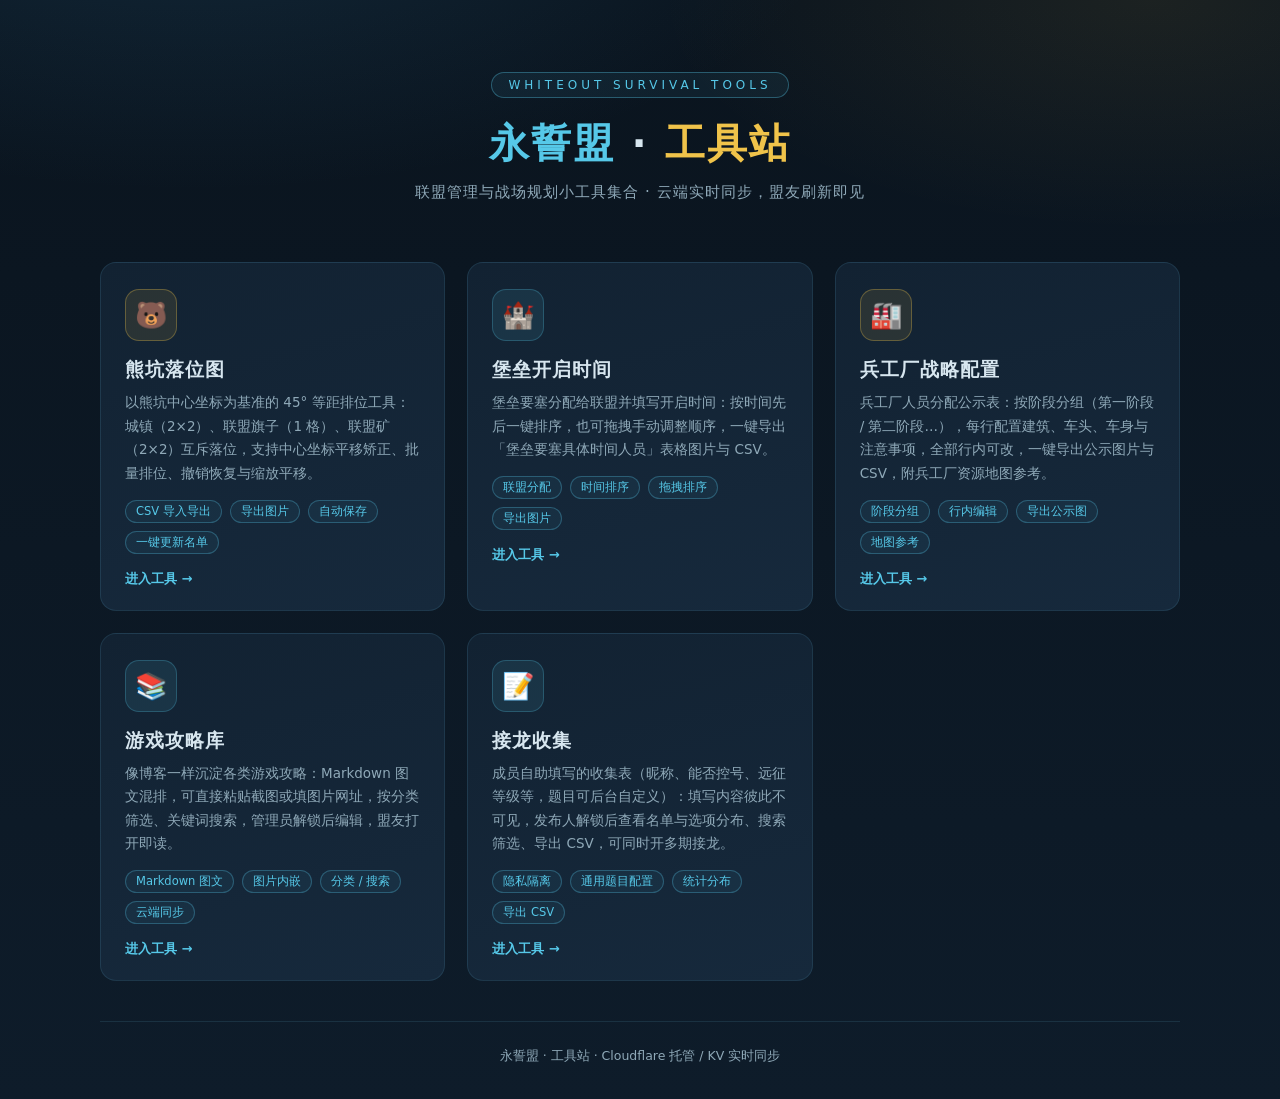
<file: index.html>
<!DOCTYPE html>
<html lang="zh-CN">
<head>
<meta charset="UTF-8" />
<meta name="viewport" content="width=device-width, initial-scale=1" />
<meta name="theme-color" content="#0a141e" />
<title>永誓盟 · 工具站</title>
<style>
  :root {
    --bg0: #0a141e;
    --bg1: #0e1c2a;
    --card: #122232;
    --card-hi: #16293c;
    --line: rgba(88, 160, 190, 0.16);
    --txt: #d7e6ef;
    --txt-dim: #8fa9b8;
    --teal: #56c8e8;
    --gold: #f0c34a;
    --green: #38c870;
  }
  * { margin: 0; padding: 0; box-sizing: border-box; }
  body {
    min-height: 100vh;
    background:
      radial-gradient(1100px 500px at 15% -10%, rgba(46, 110, 150, 0.22), transparent 60%),
      radial-gradient(900px 420px at 90% 0%, rgba(240, 195, 74, 0.08), transparent 55%),
      linear-gradient(180deg, var(--bg0), var(--bg1));
    color: var(--txt);
    font-family: "Microsoft YaHei", "PingFang SC", "Segoe UI", system-ui, sans-serif;
    display: flex;
    flex-direction: column;
  }
  .wrap { width: min(1080px, 92vw); margin: 0 auto; }

  header { padding: 72px 0 34px; text-align: center; }
  .badge {
    display: inline-block;
    font-size: 12px; letter-spacing: 4px;
    color: var(--teal);
    border: 1px solid rgba(86, 200, 232, 0.35);
    border-radius: 999px;
    padding: 5px 16px;
    margin-bottom: 18px;
    background: rgba(86, 200, 232, 0.07);
  }
  h1 { font-size: 40px; font-weight: 800; letter-spacing: 2px; }
  h1 .snow { color: var(--teal); }
  h1 .fire { color: var(--gold); }
  .sub { margin-top: 12px; color: var(--txt-dim); font-size: 15px; letter-spacing: 1px; }

  .grid {
    display: grid;
    grid-template-columns: repeat(auto-fit, minmax(300px, 1fr));
    gap: 22px;
    padding: 26px 0 40px;
  }
  .tool {
    display: block;
    text-decoration: none;
    color: inherit;
    background: linear-gradient(165deg, var(--card), var(--card-hi));
    border: 1px solid var(--line);
    border-radius: 16px;
    padding: 26px 24px 22px;
    transition: transform .18s ease, border-color .18s ease, box-shadow .18s ease;
    position: relative;
    overflow: hidden;
  }
  .tool:hover {
    transform: translateY(-4px);
    border-color: rgba(86, 200, 232, 0.45);
    box-shadow: 0 14px 34px rgba(0, 0, 0, 0.35);
  }
  .tool .icon {
    width: 52px; height: 52px;
    display: grid; place-items: center;
    font-size: 26px;
    border-radius: 14px;
    background: rgba(86, 200, 232, 0.1);
    border: 1px solid rgba(86, 200, 232, 0.25);
    margin-bottom: 16px;
  }
  .tool.warm .icon { background: rgba(240, 195, 74, 0.1); border-color: rgba(240, 195, 74, 0.3); }
  .tool h2 { font-size: 19px; margin-bottom: 8px; letter-spacing: 1px; }
  .tool p { color: var(--txt-dim); font-size: 13.5px; line-height: 1.75; }
  .tool .tags { margin-top: 14px; display: flex; flex-wrap: wrap; gap: 8px; }
  .tag {
    font-size: 11.5px; color: var(--teal);
    border: 1px solid rgba(86, 200, 232, 0.3);
    border-radius: 999px; padding: 3px 10px;
    background: rgba(86, 200, 232, 0.06);
  }
  .tool .go {
    margin-top: 16px; font-size: 13px; color: var(--teal);
    display: inline-flex; align-items: center; gap: 6px; font-weight: 600;
  }
  .tool:hover .go { text-decoration: underline; }

  .tool.soon { opacity: .62; pointer-events: none; }
  .tool.soon .icon { background: rgba(140, 160, 175, 0.08); border-color: rgba(140, 160, 175, 0.2); }
  .tool.soon .go { color: var(--txt-dim); }

  footer {
    margin-top: auto;
    padding: 26px 0 34px;
    text-align: center;
    color: var(--txt-dim);
    font-size: 12.5px;
    border-top: 1px solid var(--line);
  }
  footer a { color: var(--teal); text-decoration: none; }
  footer a:hover { text-decoration: underline; }

  @media (max-width: 640px) {
    header { padding: 44px 0 24px; }
    h1 { font-size: 29px; }
    .badge { letter-spacing: 2px; padding: 4px 13px; }
    .sub { font-size: 13px; }
    .grid { gap: 14px; padding: 18px 0 28px; }
    .tool { padding: 20px 18px 18px; }
    .tool .icon { width: 44px; height: 44px; font-size: 22px; border-radius: 12px; }
    .tool h2 { font-size: 17.5px; }
    footer { padding: 20px 0 26px; }
  }
  @media (hover: none) {
    .tool:hover { transform: none; box-shadow: none; }
  }
</style>
</head>
<body>

<header class="wrap">
  <div class="badge">WHITEOUT SURVIVAL TOOLS</div>
  <h1><span class="snow">永誓盟</span> · <span class="fire">工具站</span></h1>
  <div class="sub">联盟管理与战场规划小工具集合 · 云端实时同步，盟友刷新即见</div>
</header>

<main class="wrap">
  <div class="grid">

    <a class="tool warm" href="bearpit/index.html">
      <div class="icon">🐻</div>
      <h2>熊坑落位图</h2>
      <p>以熊坑中心坐标为基准的 45° 等距排位工具：城镇（2×2）、联盟旗子（1 格）、联盟矿（2×2）互斥落位，支持中心坐标平移矫正、批量排位、撤销恢复与缩放平移。</p>
      <div class="tags">
        <span class="tag">CSV 导入导出</span>
        <span class="tag">导出图片</span>
        <span class="tag">自动保存</span>
        <span class="tag">一键更新名单</span>
      </div>
      <span class="go">进入工具 →</span>
    </a>

    <a class="tool" href="fortress/index.html">
      <div class="icon">🏰</div>
      <h2>堡垒开启时间</h2>
      <p>堡垒要塞分配给联盟并填写开启时间：按时间先后一键排序，也可拖拽手动调整顺序，一键导出「堡垒要塞具体时间人员」表格图片与 CSV。</p>
      <div class="tags">
        <span class="tag">联盟分配</span>
        <span class="tag">时间排序</span>
        <span class="tag">拖拽排序</span>
        <span class="tag">导出图片</span>
      </div>
      <span class="go">进入工具 →</span>
    </a>

    <a class="tool warm" href="arsenal/index.html">
      <div class="icon">🏭</div>
      <h2>兵工厂战略配置</h2>
      <p>兵工厂人员分配公示表：按阶段分组（第一阶段 / 第二阶段…），每行配置建筑、车头、车身与注意事项，全部行内可改，一键导出公示图片与 CSV，附兵工厂资源地图参考。</p>
      <div class="tags">
        <span class="tag">阶段分组</span>
        <span class="tag">行内编辑</span>
        <span class="tag">导出公示图</span>
        <span class="tag">地图参考</span>
      </div>
      <span class="go">进入工具 →</span>
    </a>

    <a class="tool" href="guides/index.html">
      <div class="icon">📚</div>
      <h2>游戏攻略库</h2>
      <p>像博客一样沉淀各类游戏攻略：Markdown 图文混排，可直接粘贴截图或填图片网址，按分类筛选、关键词搜索，管理员解锁后编辑，盟友打开即读。</p>
      <div class="tags">
        <span class="tag">Markdown 图文</span>
        <span class="tag">图片内嵌</span>
        <span class="tag">分类 / 搜索</span>
        <span class="tag">云端同步</span>
      </div>
      <span class="go">进入工具 →</span>
    </a>

    <a class="tool" href="chain/index.html">
      <div class="icon">📝</div>
      <h2>接龙收集</h2>
      <p>成员自助填写的收集表（昵称、能否控号、远征等级等，题目可后台自定义）：填写内容彼此不可见，发布人解锁后查看名单与选项分布、搜索筛选、导出 CSV，可同时开多期接龙。</p>
      <div class="tags">
        <span class="tag">隐私隔离</span>
        <span class="tag">通用题目配置</span>
        <span class="tag">统计分布</span>
        <span class="tag">导出 CSV</span>
      </div>
      <span class="go">进入工具 →</span>
    </a>

  </div>
</main>

<footer class="wrap">
  永誓盟 · 工具站 · Cloudflare 托管 / KV 实时同步
</footer>

</body>
</html>
</file>
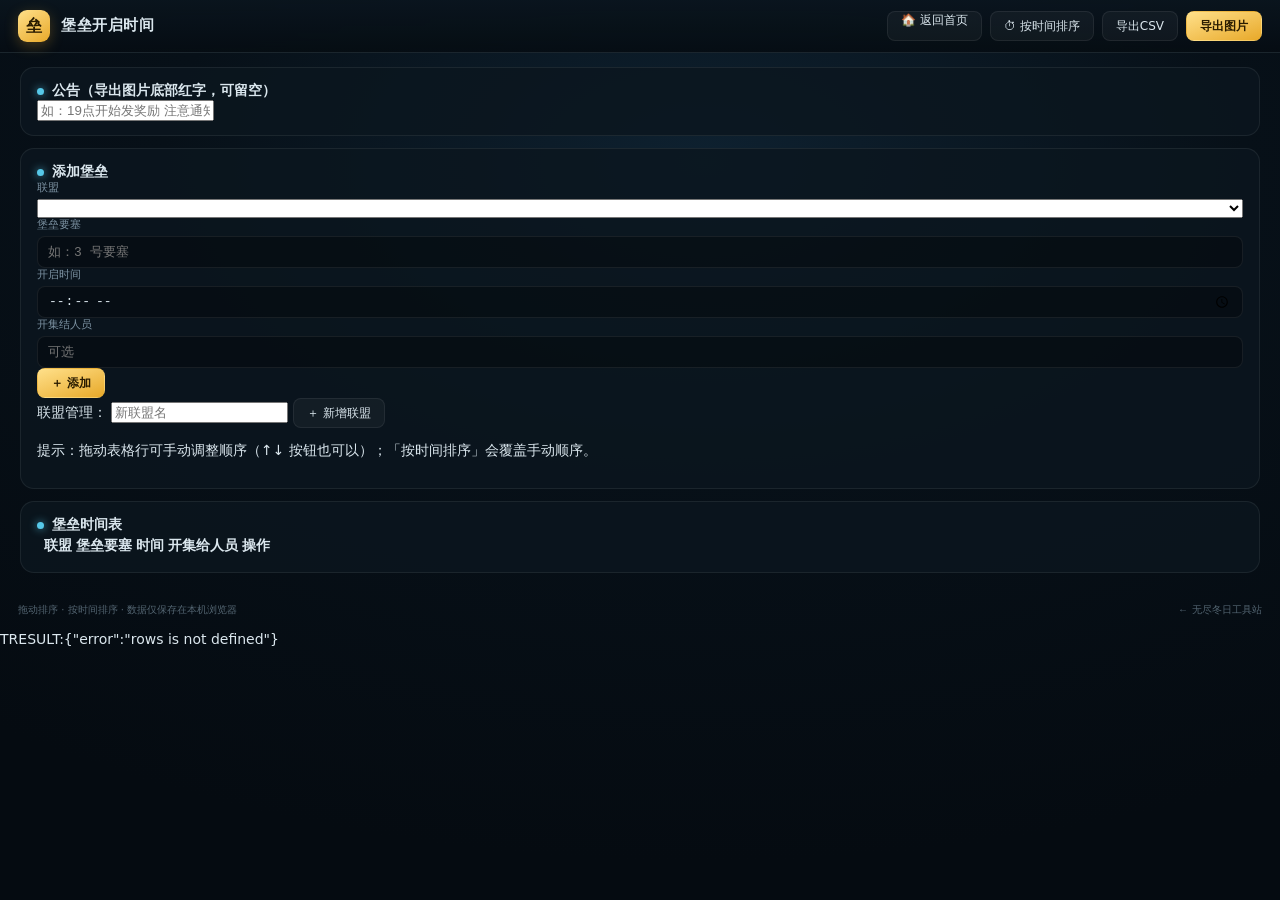
<file: _tf.html>
<!DOCTYPE html>
<html lang="zh-CN">
<head>
<meta charset="UTF-8" />
<meta name="viewport" content="width=device-width, initial-scale=1" />
<title>堡垒开启时间 · 无尽冬日工具站</title>
<link rel="stylesheet" href="styles.css" />
</head>
<body>

<header class="topbar">
  <div class="brand">
    <div class="logo">垒</div>
    <div class="brand-text">
      <h1>堡垒开启时间</h1>
      <div class="stats" id="stats"></div>
    </div>
  </div>
  <div class="actions">
    <a class="btn ghost" href="../index.html" style="text-decoration:none">🏠 返回首页</a>
    <button class="btn ghost" id="btnSortTime" title="按开启时间从早到晚排序（未填时间的排最后）">⏱ 按时间排序</button>
    <button class="btn ghost" id="btnExportCsv" title="导出 CSV 名单">导出CSV</button>
    <button class="btn primary" id="btnExport">导出图片</button>
  </div>
</header>

<main class="page">

  <div class="card">
    <div class="card-title"><span class="dot gold"></span><h3>公告（导出图片底部红字，可留空）</h3></div>
    <input id="inNotice" class="notice-input" type="text" maxlength="60" spellcheck="false"
           placeholder="如：19点开始发奖励 注意通知换盟领取" />
  </div>

  <div class="card">
    <div class="card-title"><span class="dot teal"></span><h3>添加堡垒</h3></div>
    <div class="add-row">
      <label class="field">联盟<select id="fAl"></select></label>
      <label class="field">堡垒要塞<input id="fFort" list="fortList" type="text" maxlength="20" placeholder="如：3 号要塞" /></label>
      <datalist id="fortList"></datalist>
      <label class="field">开启时间<input id="fTime" type="time" /></label>
      <label class="field grow">开集结人员<input id="fWho" type="text" maxlength="30" placeholder="可选" /></label>
      <button class="btn primary" id="btnAdd">＋ 添加</button>
    </div>
    <div class="al-row">
      <span class="al-label">联盟管理：</span>
      <span id="alChips" class="al-chips"></span>
      <input id="newAl" type="text" maxlength="12" placeholder="新联盟名" spellcheck="false" />
      <button class="btn ghost" id="btnAddAl">＋ 新增联盟</button>
    </div>
    <p class="hint">提示：拖动表格行可手动调整顺序（↑↓ 按钮也可以）；「按时间排序」会覆盖手动顺序。</p>
  </div>

  <div class="card table-card">
    <div class="card-title"><span class="dot blue"></span><h3>堡垒时间表</h3><span class="card-stats" id="rowCount"></span></div>
    <table class="ftable">
      <thead>
        <tr><th class="w-drag"></th><th>联盟</th><th>堡垒要塞</th><th class="w-time">时间</th><th>开集给人员</th><th class="w-op">操作</th></tr>
      </thead>
      <tbody id="tbody"></tbody>
    </table>
    <div class="empty" id="empty" hidden>暂无堡垒，请在上方添加</div>
  </div>

</main>

<footer class="footer">
  <span>拖动排序 · 按时间排序 · 数据仅保存在本机浏览器</span>
  <span class="sign"><a href="../index.html" style="color:inherit;text-decoration:none">← 无尽冬日工具站</a></span>
</footer>

<script src="app.js"></script>
<script>
window.confirm = function(){ return true; };
window.alert = function(){};
window.__names = [];
HTMLAnchorElement.prototype.click = function(){ if (this.download) window.__names.push(this.download); };
window.addEventListener('load', function(){
  setTimeout(async function(){
    var out = {};
    try {
      out.initialRows = rows.length;             // 默认示例 9
      out.notice = document.getElementById('inNotice').value;

      // 1) 添加一个堡垒
      document.getElementById('fAl').value = 'VOE';
      document.getElementById('fFort').value = '9 号堡垒';
      document.getElementById('fTime').value = '08:30';
      document.getElementById('fWho').value = '测试员';
      document.getElementById('btnAdd').click();
      out.afterAdd = rows.length;

      // 2) 按时间排序：08:30 应排第一
      document.getElementById('btnSortTime').click();
      out.firstAfterSort = rows[0].fort + '@' + rows[0].time;

      // 3) 拖拽排序：把第一行拖到第三行（用 move 模拟 drop 逻辑同源）
      move(0, 2);
      out.firstAfterDrag = rows[0].fort + '@' + rows[0].time;
      out.thirdAfterDrag = rows[2].fort + '@' + rows[2].time;

      // 4) 新增联盟
      document.getElementById('newAl').value = 'XYZ';
      document.getElementById('btnAddAl').click();
      out.alliances = alliances.join('|');

      // 5) 导出
      document.getElementById('btnExportCsv').click();
      document.getElementById('btnExport').click();
      out.exportNames = window.__names.join('|');
      out.csvOk = /^堡垒要塞时间_\d{12}\.csv$/.test(window.__names[0] || '');
      out.pngOk = /^堡垒要塞时间_\d{12}\.png$/.test(window.__names[1] || '');

      // 6) 持久化检查
      var raw = localStorage.getItem('fortress.layout.v1');
      out.storedRows = raw ? JSON.parse(raw).rows.length : -1;
    } catch (e) { out.error = e.message; }
    var d = document.createElement('div');
    d.id = 'tres';
    d.textContent = 'TRESULT:' + JSON.stringify(out);
    document.body.appendChild(d);
  }, 150);
});
</script></body>
</html>
</file>
<file: styles.css>
:root {
  --bg: #050b11;
  --panel: rgba(11, 22, 31, 0.82);
  --line: rgba(255, 255, 255, 0.07);
  --text: #dbe7ee;
  --muted: #7d93a3;
  --gold: #f5c542;
  --green: #35c48a;
  --orange: #f08c4a;
  --purple: #a78bfa;
  --cyan: #56c8e8;
  --teal: #3ec6c0;
  --danger: #e5606c;
  --font: "Microsoft YaHei", "PingFang SC", "Segoe UI", system-ui, -apple-system, sans-serif;
  --mono: "JetBrains Mono", Consolas, "Courier New", monospace;
}

* { box-sizing: border-box; }

html, body { margin: 0; }

body {
  min-height: 100vh;
  background:
    radial-gradient(1200px 700px at 55% 18%, #0e2130 0%, #071018 45%, var(--bg) 100%) fixed,
    var(--bg);
  background-color: var(--bg);
  color: var(--text);
  font-family: var(--font);
  font-size: 14px;
  overflow-y: scroll;
  -webkit-font-smoothing: antialiased;
}

.app { min-height: 100vh; display: flex; flex-direction: column; }

/* ---------- 顶栏 ---------- */
.topbar {
  position: sticky;
  top: 0;
  z-index: 20;
  display: flex;
  align-items: center;
  justify-content: space-between;
  padding: 10px 18px;
  border-bottom: 1px solid var(--line);
  background: linear-gradient(180deg, rgba(10, 21, 30, 0.97), rgba(6, 13, 19, 0.94));
  backdrop-filter: blur(8px);
}

.brand { display: flex; align-items: center; gap: 11px; }

.logo {
  width: 32px; height: 32px;
  border-radius: 9px;
  display: grid; place-items: center;
  font-size: 16px; font-weight: 700;
  color: #2a1c00;
  background: linear-gradient(145deg, #ffe08a, #e8a92a);
  box-shadow: 0 4px 14px rgba(232, 169, 42, 0.28);
}

.brand-text h1 { margin: 0; font-size: 15px; font-weight: 600; letter-spacing: 0.5px; }
.stats { margin-top: 2px; font-size: 11px; color: var(--muted); font-family: var(--mono); }
.stats b { color: #9fe8ff; font-weight: 600; }
.stats .sep { margin: 0 5px; color: rgba(255, 255, 255, 0.18); }

.actions { display: flex; gap: 8px; }

.btn {
  height: 30px;
  padding: 0 13px;
  border-radius: 8px;
  border: 1px solid var(--line);
  background: rgba(255, 255, 255, 0.04);
  color: var(--text);
  font-family: inherit;
  font-size: 12px;
  cursor: pointer;
  transition: all .16s ease;
  white-space: nowrap;
}
.btn:hover:not(:disabled) { background: rgba(255, 255, 255, 0.09); border-color: rgba(255, 255, 255, 0.16); }
.btn:active:not(:disabled) { transform: translateY(1px); }
.btn:disabled { opacity: 0.38; cursor: not-allowed; }
.btn.primary {
  background: linear-gradient(160deg, #ffe08a, #e8a92a);
  color: #2a1c00;
  border-color: transparent;
  font-weight: 600;
}
.btn.primary:hover:not(:disabled) { filter: brightness(1.06); }
.btn.teal {
  background: linear-gradient(160deg, #46cfd0, #1f9e9a);
  color: #04211f;
  border-color: transparent;
  font-weight: 600;
  height: 34px;
}
.btn.purple {
  background: linear-gradient(160deg, #a98ef5, #7d5bd6);
  color: #14082b;
  border-color: transparent;
  font-weight: 600;
  height: 34px;
}
.btn.danger {
  background: linear-gradient(160deg, #ef7280, #cf4354);
  color: #2b0409;
  border-color: transparent;
  font-weight: 600;
  height: 34px;
}

/* ---------- 页面 ---------- */
.page {
  width: min(1240px, calc(100% - 28px));
  margin: 0 auto;
  padding: 14px 0 30px;
  display: flex;
  flex-direction: column;
  gap: 12px;
}

.grid2 {
  display: grid;
  grid-template-columns: 1fr 1fr;
  gap: 12px;
  align-items: start;
}
@media (max-width: 900px) {
  .grid2 { grid-template-columns: 1fr; }
}

.section-head { display: flex; align-items: center; gap: 9px; margin-top: 8px; }
.section-head h2 { margin: 0; font-size: 15px; font-weight: 600; }
.section-desc { margin: -6px 0 0 16px; font-size: 11.5px; color: var(--muted); }

.dot {
  width: 7px; height: 7px; border-radius: 50%;
  background: var(--cyan);
  box-shadow: 0 0 8px rgba(86, 200, 232, 0.8);
  flex: 0 0 auto;
}
.dot.big { width: 9px; height: 9px; }

.card {
  background: var(--panel);
  border: 1px solid var(--line);
  border-radius: 14px;
  padding: 14px 16px;
}

.card-title { display: flex; align-items: center; gap: 8px; }
.card-title h3 { margin: 0; font-size: 13.5px; font-weight: 600; }
.card-stats { margin-left: auto; font-size: 11px; color: var(--muted); font-family: var(--mono); }
.card-stats b { color: #9fe8ff; }
.card-stats i { color: var(--gold); font-style: normal; }
.card-stats .warn { color: #ff9a9a; }

.card-desc { margin: 5px 0 0; font-size: 11.5px; line-height: 1.6; color: rgba(125, 147, 163, 0.95); }
.card-desc b { color: #9fc6d8; font-weight: 600; }

/* 说明 chips */
.chips { display: flex; flex-wrap: wrap; gap: 8px; margin-top: 10px; }
.chip {
  display: inline-flex; align-items: center; gap: 6px;
  height: 26px; padding: 0 10px;
  border-radius: 7px;
  border: 1px solid var(--line);
  background: rgba(0, 0, 0, 0.25);
  font-size: 11px; color: var(--muted);
}
.chip b { color: var(--text); font-weight: 500; }
.chip-dot { width: 8px; height: 8px; border-radius: 50%; }
.chip-dot.gold { background: var(--gold); }
.chip-dot.orange { background: var(--orange); }
.chip-dot.purple { background: var(--purple); }
.chip-dot.cyan { background: var(--cyan); }
.chip-dot.green { background: var(--green); }
.chip-dot.red { background: #e05555; }

/* 双击添加炉子的内联输入框 */
.inline-name {
  position: absolute;
  z-index: 30;
  transform: translate(-50%, -130%);
  width: 190px;
  padding: 6px 10px;
  border-radius: 8px;
  border: 1px solid rgba(56, 200, 112, 0.6);
  background: rgba(6, 16, 22, 0.94);
  color: var(--text);
  font-family: inherit;
  font-size: 12.5px;
  outline: none;
  box-shadow: 0 4px 18px rgba(0, 0, 0, 0.5);
}
.inline-name:focus { border-color: #6ceca0; }

/* 表单 */
.field { display: flex; flex-direction: column; gap: 4px; font-size: 10.5px; color: var(--muted); }
.field.block { margin-top: 10px; }
.field input, .field textarea {
  width: 100%;
  border-radius: 8px;
  border: 1px solid var(--line);
  background: rgba(0, 0, 0, 0.3);
  color: var(--text);
  font-family: inherit;
  outline: none;
}
.field input {
  height: 32px;
  padding: 0 10px;
  font-size: 13px;
  font-family: var(--mono);
}
.field textarea {
  padding: 8px 10px;
  font-size: 12px;
  line-height: 1.55;
  resize: vertical;
}
.field input:focus, .field textarea:focus { border-color: rgba(159, 232, 255, 0.35); }
.field input:disabled, .field textarea:disabled { opacity: 0.5; }
.field-label { margin-top: 10px; font-size: 10.5px; color: var(--muted); }

.center-row { display: flex; align-items: flex-end; gap: 10px; margin-top: 12px; flex-wrap: wrap; }
.center-row .field input { width: 92px; }
.center-row .btn { height: 32px; }

.row2 { display: flex; gap: 10px; }
.row2 .field { flex: 1; }

/* 分类 chips 按钮 */
.chip-btns { display: flex; flex-wrap: wrap; gap: 7px; margin-top: 6px; }
.chip-btn {
  height: 26px;
  padding: 0 12px;
  border-radius: 7px;
  border: 1px solid var(--line);
  background: rgba(0, 0, 0, 0.28);
  color: var(--muted);
  font-family: inherit;
  font-size: 11.5px;
  cursor: pointer;
  transition: all .14s ease;
}
.chip-btn:hover:not(:disabled) { color: var(--text); border-color: rgba(255, 255, 255, 0.2); }
.chip-btn.active {
  background: linear-gradient(160deg, #46cfd0, #1f9e9a);
  color: #04211f;
  border-color: transparent;
  font-weight: 600;
}
.chip-btn:disabled { opacity: 0.45; cursor: not-allowed; }

.sel-info {
  margin-top: 12px;
  padding: 8px 10px;
  border-radius: 8px;
  border: 1px dashed rgba(159, 232, 255, 0.3);
  background: rgba(86, 200, 232, 0.06);
  font-size: 11px;
  color: #9fd7e8;
}
.sel-info.ok { border-style: solid; color: #c6f3e6; border-color: rgba(62, 198, 192, 0.45); background: rgba(62, 198, 192, 0.08); }

.btn-col { display: flex; flex-direction: column; gap: 8px; margin-top: 12px; }
.btn-row { display: flex; gap: 8px; margin-top: 12px; flex-wrap: wrap; }
.btn-row .btn { flex: 0 0 auto; }

/* 待排队列 */
.queue-box {
  margin-top: 12px;
  min-height: 74px;
  max-height: 150px;
  overflow-y: auto;
  padding: 8px 10px;
  border-radius: 8px;
  border: 1px solid var(--line);
  background: rgba(0, 0, 0, 0.25);
  font-size: 11px;
  color: var(--muted);
}
.queue-box .qchip {
  display: inline-flex;
  align-items: center;
  gap: 5px;
  margin: 2px 4px 2px 0;
  padding: 2px 8px;
  border-radius: 6px;
  border: 1px solid rgba(62, 198, 192, 0.35);
  background: rgba(62, 198, 192, 0.1);
  color: #bdeeea;
  cursor: pointer;
  font-size: 11px;
}
.queue-box .qchip:hover { border-color: rgba(62, 198, 192, 0.7); }
.queue-box .qchip i { font-style: normal; color: rgba(189, 238, 234, 0.5); font-family: var(--mono); font-size: 10px; }

/* 已排成员列表 */
.placed-list {
  margin-top: 10px;
  height: 320px;
  overflow-y: auto;
  border-radius: 8px;
  border: 1px solid var(--line);
  background: rgba(0, 0, 0, 0.22);
  padding: 4px;
}
.placed-list::-webkit-scrollbar { width: 6px; }
.placed-list::-webkit-scrollbar-thumb { background: rgba(255, 255, 255, 0.12); border-radius: 3px; }
.placed-list::-webkit-scrollbar-track { background: transparent; }

.prow {
  display: flex;
  align-items: center;
  gap: 8px;
  padding: 4px 8px;
  border-radius: 6px;
  cursor: pointer;
  border: 1px solid transparent;
  font-size: 12px;
}
.prow:hover { background: rgba(255, 255, 255, 0.045); }
.prow.active { background: rgba(62, 198, 192, 0.12); border-color: rgba(62, 198, 192, 0.4); }
.prow .cat-dot { width: 8px; height: 8px; border-radius: 50%; flex: 0 0 auto; }
.prow .pname { overflow: hidden; text-overflow: ellipsis; white-space: nowrap; }
.prow .pcoord { margin-left: auto; font-family: var(--mono); font-size: 10.5px; color: var(--muted); }

.search-wrap {
  display: flex; align-items: center; gap: 6px;
  height: 28px; padding: 0 8px; margin-top: 10px;
  border-radius: 8px; border: 1px solid var(--line);
  background: rgba(0, 0, 0, 0.22); color: var(--muted);
}
.search-wrap input {
  flex: 1; min-width: 0; border: 0; outline: 0; background: transparent;
  color: var(--text); font-family: inherit; font-size: 12px;
}
.search-wrap input::placeholder { color: rgba(125, 147, 163, 0.6); }

/* ---------- 画布卡 ---------- */
.canvas-card { padding-bottom: 40px; }

.canvas-toolbar {
  display: flex;
  flex-wrap: wrap;
  align-items: center;
  gap: 10px;
  margin-top: 10px;
  padding-bottom: 8px;
}
.tool-label { font-size: 11px; color: var(--muted); }
.tool-sep {
  width: 1px; height: 16px;
  background: var(--line);
  margin: 0 2px;
}
.zoom-group {
  display: inline-flex;
  align-items: center;
  gap: 0;
  border: 1px solid var(--line);
  border-radius: 7px;
  overflow: hidden;
  background: rgba(10, 24, 33, 0.7);
}
.zoom-btn {
  min-width: 26px; height: 26px;
  padding: 0 7px;
  border: 0;
  background: transparent;
  color: var(--text);
  font-family: inherit;
  font-size: 13px;
  line-height: 1;
  cursor: pointer;
  transition: background 0.15s, color 0.15s;
}
.zoom-btn:hover { background: rgba(86, 200, 232, 0.14); color: var(--cyan); }
.zoom-btn:active { background: rgba(86, 200, 232, 0.24); }
.zoom-btn.reset {
  border-left: 1px solid var(--line);
  font-size: 11px;
  color: var(--muted);
}
.zoom-btn.reset:hover { color: var(--cyan); }
.zoom-btn:disabled { opacity: 0.35; cursor: default; background: transparent; color: var(--text); }
.zoom-val {
  min-width: 44px;
  cursor: pointer;
  text-align: center;
  font-family: var(--mono);
  font-size: 11px;
  color: var(--cyan);
  border-left: 1px solid var(--line);
  border-right: 1px solid var(--line);
  padding: 0 4px;
  line-height: 26px;
}
#ringsSlider { width: 140px; accent-color: var(--cyan); cursor: pointer; }
#ringsLabel { color: var(--cyan); font-size: 12px; font-family: var(--mono); min-width: 14px; }
.tool-check {
  display: inline-flex; align-items: center; gap: 5px;
  font-size: 11px; color: var(--muted); cursor: pointer;
  user-select: none;
}
.tool-check input { accent-color: var(--cyan); cursor: pointer; }

.canvas-wrap {
  position: relative;
  height: 560px;
  border-radius: 10px;
  border: 1px solid var(--line);
  background:
    radial-gradient(620px 420px at 50% 46%, rgba(24, 62, 74, 0.5) 0%, rgba(8, 18, 26, 0.15) 60%, transparent 100%),
    rgba(4, 10, 15, 0.6);
  overflow: hidden;
}
#map { display: block; width: 100%; height: 100%; cursor: crosshair; }
#map.panning { cursor: grabbing; }

.legend {
  position: static;
  margin-top: 8px;
  display: flex;
  flex-wrap: wrap;
  align-items: center;
  gap: 12px;
  font-size: 10.5px;
  color: var(--muted);
}
.legend .item { display: flex; align-items: center; gap: 5px; }
.legend .swatch {
  width: 10px; height: 10px;
  transform: rotate(45deg);
  border-radius: 2px;
  border: 1px solid;
}

.tip {
  position: absolute;
  pointer-events: none;
  padding: 6px 9px;
  border-radius: 7px;
  background: rgba(6, 16, 23, 0.94);
  border: 1px solid rgba(159, 232, 255, 0.25);
  font-size: 11.5px;
  line-height: 1.45;
  color: var(--text);
  white-space: nowrap;
  box-shadow: 0 8px 24px rgba(0, 0, 0, 0.45);
  z-index: 5;
}
.tip .t-name { font-weight: 600; }
.tip .t-sub { color: var(--muted); font-family: var(--mono); font-size: 10.5px; }

/* ---------- 底栏 ---------- */
.footer {
  display: flex;
  align-items: center;
  justify-content: space-between;
  padding: 0 18px 14px;
  font-size: 10px;
  color: rgba(125, 147, 163, 0.65);
}
.footer .sign { font-family: var(--mono); }

/* ---------- 弹窗 ---------- */
.modal {
  position: fixed;
  inset: 0;
  background: rgba(2, 7, 11, 0.72);
  backdrop-filter: blur(4px);
  display: grid;
  place-items: center;
  z-index: 50;
}
.modal[hidden] { display: none; }

.modal-card {
  width: min(560px, calc(100vw - 40px));
  background: linear-gradient(180deg, #0d1a24, #08121a);
  border: 1px solid rgba(255, 255, 255, 0.1);
  border-radius: 16px;
  padding: 20px;
  box-shadow: 0 30px 80px rgba(0, 0, 0, 0.6);
}
.modal-card h3 { margin: 0 0 6px; font-size: 15px; font-weight: 600; }
.modal-card .hint { margin: 0 0 12px; font-size: 11.5px; }

#ta {
  width: 100%;
  height: 220px;
  resize: vertical;
  padding: 10px 12px;
  border-radius: 10px;
  border: 1px solid var(--line);
  background: rgba(0, 0, 0, 0.35);
  color: var(--text);
  font-family: var(--mono);
  font-size: 12px;
  line-height: 1.65;
  outline: none;
}
#ta:focus { border-color: rgba(159, 232, 255, 0.35); }

.file-row { display: flex; align-items: center; gap: 10px; margin-bottom: 10px; }
.file-btn { cursor: pointer; }
.file-name {
  font-size: 11px; color: var(--muted);
  font-family: var(--mono);
  overflow: hidden; text-overflow: ellipsis; white-space: nowrap;
}
.file-name.ok { color: var(--cyan); }

.modal-row { display: flex; gap: 14px; margin: 12px 0 4px; }
.modal-row label {
  display: flex; flex-direction: column; gap: 5px;
  font-size: 11px; color: var(--muted);
}
.modal-row input {
  width: 150px; height: 30px; padding: 0 9px;
  border-radius: 8px; border: 1px solid var(--line);
  background: rgba(0, 0, 0, 0.3); color: var(--text);
  font-family: var(--mono); font-size: 12px; outline: none;
}

.modal-actions { display: flex; align-items: center; gap: 8px; margin-top: 16px; }
.spacer { flex: 1; }
</file>
